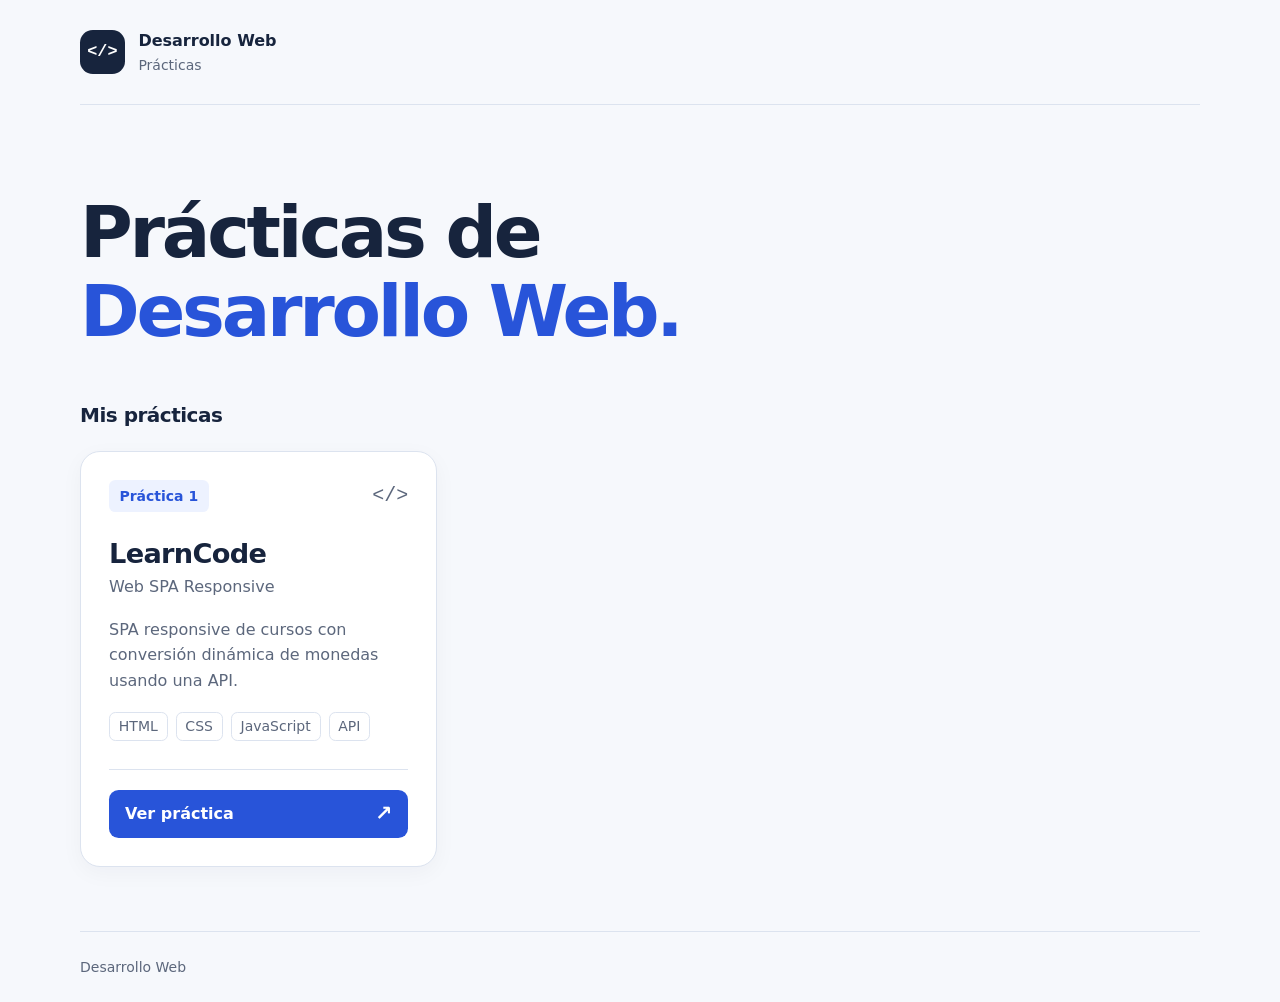
<file: index.html>
<!DOCTYPE html>
<html lang="es">
  <head>
    <meta charset="UTF-8">
    <meta name="viewport" content="width=device-width, initial-scale=1.0">
    <meta name="theme-color" content="#f6f8fc">
    <link rel="stylesheet" href="styles-home.css">
  </head>
  <body>
    <a class="skip-link" href="#practicas">Saltar a las prácticas</a>

    <header class="site-header container">
      <a class="brand" href="./" aria-label="Desarrollo Web — Inicio">
        <span class="brand-mark" aria-hidden="true">&lt;/&gt;</span>
        <span>Desarrollo Web<span class="brand-caption">Prácticas</span></span>
      </a>
    </header>

    <main class="container">
      <section class="intro" aria-labelledby="home-title">
        <h1 id="home-title">Prácticas de<br><span>Desarrollo Web.</span></h1>
      </section>

      <section class="practices" id="practicas" aria-labelledby="practices-title">
        <div class="section-heading">
          <h2 id="practices-title">Mis prácticas</h2>
        </div>

        <div class="practice-grid">
          <article class="practice-card" aria-labelledby="practice-01-title">
            <div class="card-topline">
              <span class="practice-number">Práctica 1</span>
              <span class="code-symbol" aria-hidden="true">&lt;/&gt;</span>
            </div>
            <h3 id="practice-01-title">LearnCode<span>Web SPA Responsive</span></h3>
            <p class="practice-description">SPA responsive de cursos con conversión dinámica de monedas usando una API.</p>
            <ul class="tags" aria-label="Tecnologías utilizadas">
              <li>HTML</li>
              <li>CSS</li>
              <li>JavaScript</li>
              <li>API</li>
            </ul>
            <div class="card-footer">
              <a class="practice-link" href="webSpaResponsive/">Ver práctica<span class="sr-only">: LearnCode / Web SPA Responsive</span><span aria-hidden="true">↗</span></a>
            </div>
          </article>
        </div>
      </section>
    </main>

    <footer class="site-footer container">
      <span>Desarrollo Web</span>
    </footer>
  </body>
</html>
</file>
<file: styles-home.css>
:root {
  color-scheme: light;
  --background: #f6f8fc;
  --surface: #ffffff;
  --text: #17243d;
  --muted: #5c677c;
  --accent: #2854d9;
  --border: #dce3ef;
  font-family: system-ui, -apple-system, BlinkMacSystemFont, "Segoe UI", sans-serif;
  color: var(--text);
  background: var(--background);
}

* { box-sizing: border-box; }

body {
  margin: 0;
  min-height: 100vh;
  min-height: 100svh;
  display: flex;
  flex-direction: column;
  font-size: 1rem;
  line-height: 1.6;
}

a { color: inherit; }

a:focus-visible {
  outline: 3px solid var(--accent);
  outline-offset: 5px;
}

.container { width: min(1120px, calc(100% - 3rem)); margin-inline: auto; }

.skip-link {
  position: absolute;
  top: 1rem;
  left: 1rem;
  z-index: 1;
  padding: .75rem 1rem;
  border-radius: .5rem;
  background: var(--surface);
  transform: translateY(-200%);
}

.skip-link:focus { transform: translateY(0); }

.site-header {
  display: flex;
  align-items: center;
  justify-content: space-between;
  gap: 1.5rem;
  padding-block: 1.75rem;
  border-bottom: 1px solid var(--border);
}

.brand { display: inline-flex; align-items: center; gap: .85rem; text-decoration: none; font-weight: 700; }
.brand-mark {
  display: grid;
  place-items: center;
  width: 2.8rem;
  height: 2.8rem;
  flex-shrink: 0;
  border-radius: .8rem;
  background: var(--text);
  color: white;
  font-family: ui-monospace, monospace;
  font-size: 1.05rem;
}

.brand-caption { display: block; color: var(--muted); font-size: .875rem; font-weight: 400; }
main { flex: 1; }
.intro { padding-block: clamp(3rem, 7vw, 5.5rem) 3rem; }
h1 { margin: 0; font-size: clamp(2.4rem, 6vw, 4.5rem); line-height: 1.1; letter-spacing: -.045em; font-weight: 750; }
h1 span { color: var(--accent); }
.practices { padding-bottom: 4rem; scroll-margin-top: 2rem; }
.section-heading { display: flex; align-items: baseline; justify-content: space-between; flex-wrap: wrap; gap: .5rem 1rem; margin-bottom: 1.25rem; }
h2 { margin: 0; font-size: 1.25rem; letter-spacing: -.025em; }

.practice-grid { display: grid; grid-template-columns: repeat(auto-fill, minmax(min(100%, 320px), 1fr)); gap: 1.5rem; }
.practice-card {
  display: flex;
  flex-direction: column;
  min-width: 0;
  padding: 1.75rem;
  border: 1px solid var(--border);
  border-radius: 1.25rem;
  background: var(--surface);
  box-shadow: 0 6px 22px rgb(23 36 61 / 4%);
  transition: border-color .2s ease, box-shadow .2s ease;
}

.practice-card:hover, .practice-card:focus-within { border-color: #9cb0ed; box-shadow: 0 10px 28px rgb(23 36 61 / 8%); }
.card-topline { display: flex; align-items: center; justify-content: space-between; gap: 1rem; margin-bottom: 1.5rem; }
.practice-number { padding: .3rem .65rem; border-radius: .4rem; background: #edf2ff; color: var(--accent); font-size: .875rem; font-weight: 650; }
.code-symbol { color: var(--muted); font-family: ui-monospace, monospace; font-size: 1.25rem; }
h3 { margin: 0; font-size: 1.7rem; line-height: 1.3; letter-spacing: -.025em; }
h3 span { display: block; margin-top: .35rem; color: var(--muted); font-size: 1rem; letter-spacing: 0; font-weight: 500; }
.practice-description { margin: 1.15rem 0; color: var(--muted); }
.tags { display: flex; flex-wrap: wrap; gap: .5rem; margin: 0 0 1.75rem; padding: 0; list-style: none; }
.tags li { padding: .15rem .55rem; border: 1px solid var(--border); border-radius: .4rem; color: var(--muted); font-size: .875rem; }
.card-footer { margin-top: auto; padding-top: 1.25rem; border-top: 1px solid var(--border); }
.practice-link {
  display: flex;
  align-items: center;
  justify-content: space-between;
  gap: 1rem;
  min-height: 48px;
  padding: .65rem 1rem;
  border-radius: .6rem;
  color: white;
  background: var(--accent);
  text-decoration: none;
  font-weight: 600;
  transition: background .2s ease;
}

.practice-link:hover { background: #1d40af; }
.practice-link > span[aria-hidden] { font-size: 1.3rem; line-height: 1; }
.site-footer { display: flex; justify-content: space-between; flex-wrap: wrap; gap: .5rem 1rem; padding-block: 1.5rem; border-top: 1px solid var(--border); color: var(--muted); font-size: .875rem; }
.sr-only { position: absolute; width: 1px; height: 1px; padding: 0; margin: -1px; overflow: hidden; clip-path: inset(50%); white-space: nowrap; border: 0; }

@media (max-width: 600px) {
  .container { width: calc(100% - 2rem); }
  .site-header { padding-block: 1.25rem; }
  .practice-card { padding: 1.5rem; }
  .intro { padding-bottom: 2.5rem; }
}

@media (prefers-reduced-motion: reduce) {
  *, *::before, *::after { transition: none !important; }
}
</file>
